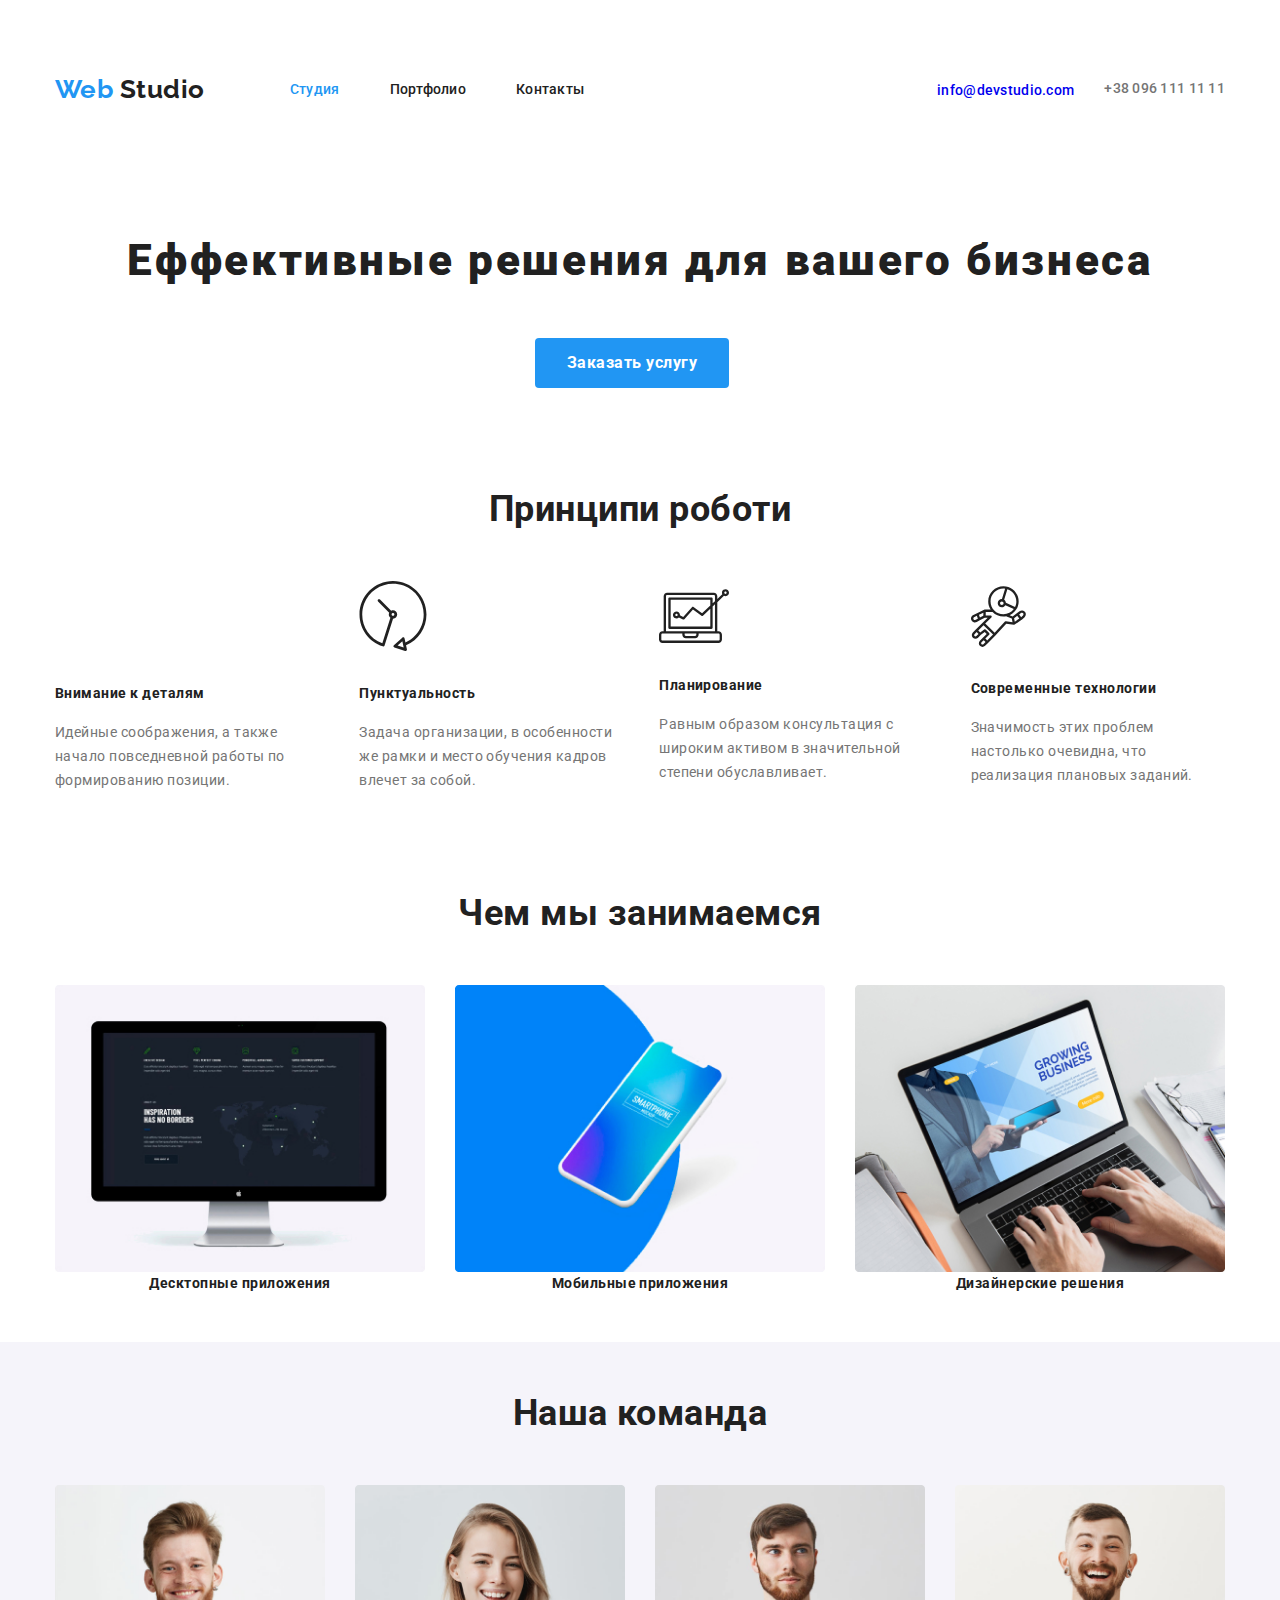
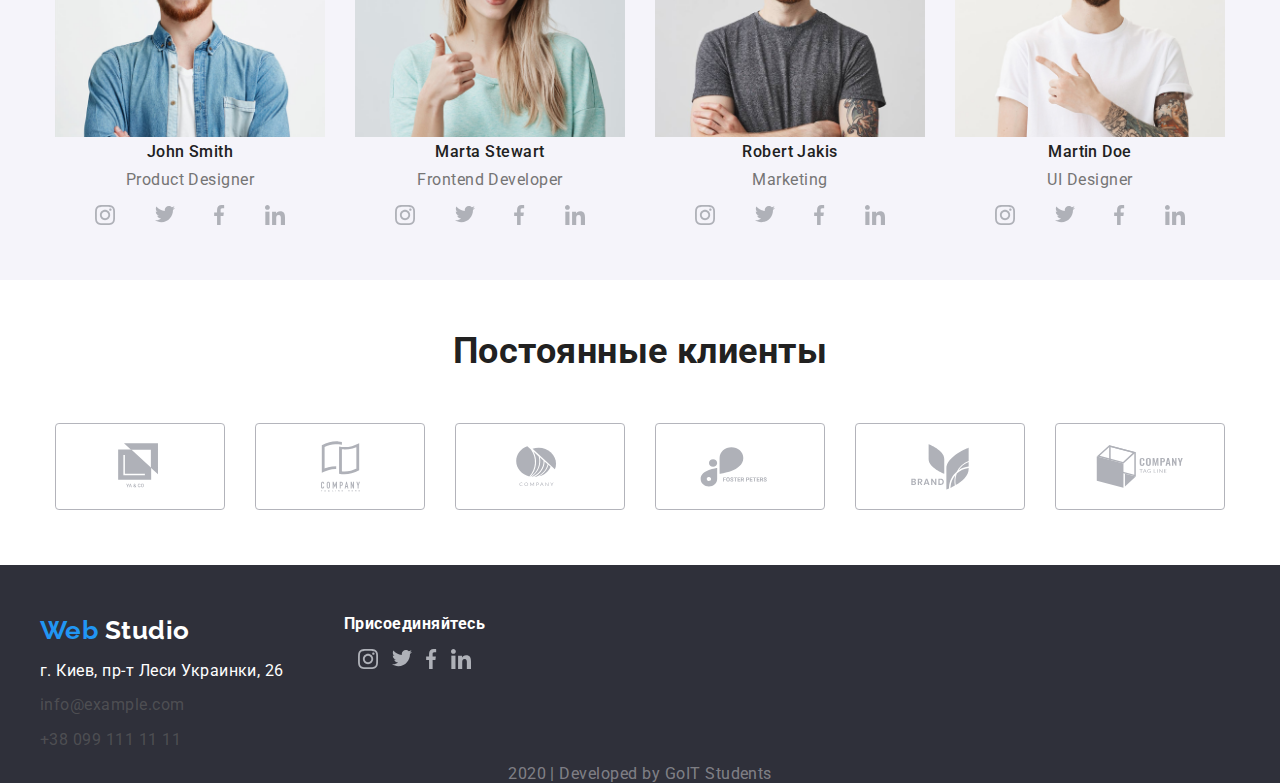
<file: index.html>
<!DOCTYPE html>
<html lang="ru">
<head>
    <meta charset="UTF-8">
    <meta name="viewport" content="width=device-width, initial-scale=1.0">
    <title>Studio</title>
    <link 
    href="https://fonts.googleapis.com/css2?family=Raleway:wght@700&family=Roboto:wght@400;500;700;900&display=swap"
     rel="stylesheet">
     <link rel="stylesheet" href="https://cdnjs.cloudflare.com/ajax/libs/modern-normalize/0.6.0/modern-normalize.min.css">
    <link rel="stylesheet" href="./css/styles.css">
</head>
<body class="page">
  <!--Шапка-->
    <header class="section">
        <div class= "container" >
            <nav class="nav">
                <a href ="./index.html" class="logo"><span class="web">Web</span> <span class="studio">Studio</span></a>
                 <ul class="site-nav">
                   <li class="item"><a class="link current" href="">Студия</a></li>
                   <li class="item"><a class="link" href="portfolio.html">Портфолио</a></li>
                   <li class="item"><a class="link"href="">Контакты</a></li>
                </ul> 
               <ul class="nav-link">
                   <li class="item"><a href="info@devstudio.com" class="link">info@devstudio.com</a></li>
                   <li class="item"><p class="phone">+38 096 111 11 11</p></li>
                </ul>
            </nav>
        </div>
    </header>
 <main> 
 <!--Банер-->
<section class="section">
    <div class="container">
        <h1 class="hero-title">Еффективные решения для вашего бизнеса</h1>
         <a href="" class="button-hero">Заказать услугу</a>
    </div>
</section>
<!--Принципи роботи-->
<section class="section">
    <div class="container">
        <h2 class="section-title"> Принципи роботи</h2>  <!--скрить-->
    <ul class="feature-list">
        <li class="item">
        <a href="/" > <img class="feature-icon" src="./images/antenna.svg" alt="Антена"/></a>
        <h3 class="title">Внимание к деталям</h3>
        <p class="text-feature"> 
           Идейные соображения, а также начало повседневной работы по формированию позиции.
        </p>
        </li> 
        <li class="item">
            <a href="/"> <img class="feature-icon" src="./images/clock.svg" alt="Часи"/></a>  
        <h3 class="title">Пунктуальность</h3>
        <p class="text-feature"> 
            Задача организации, в особенности же рамки и место обучения кадров влечет за собой.
        </p>
        </li> 
        <li class="item">
            <a href="/"> <img class="feature-icon" src="./images/comp.svg" alt="Компютер"/></a>
        <h3 class="title">Планирование</h3>
        <p class="text-feature"> 
            Равным образом консультация с широким активом в значительной степени обуславливает.
        </p>
        </li>  
      <li class="item">
        <a href="/"> <img class="feature-icon" src="./images/space.svg" alt="Космотавт"/></a>
        <h3 class="title">Современные технологии</h3>
        <p class="text-feature"> 
            Значимость этих проблем настолько очевидна, что реализация плановых заданий.
        </p>
        </li>
    </div>
      
    </ul>
</section>
<!--Чем мы занимаемся-->
<section class="section">
<div class="container">
    <h2 class="section-title">Чем мы занимаемся</h2>
    <ul class="work-list">
    <li class="item">
        <a href="/"><img src="./images/comp.jpg" alt="Ноутбук на столе" width=370></a>
        <h3 class="title">Десктопные приложения</h3>
    </li>
    <li class="item">
        <a href="/"><img src="./images/phone.jpg" alt="Смартфон" width=370></a>
        <h3 class="title">Мобильные приложения</h3>
    </li>
    <li class="item">
        <a href="/"><img src="./images/laptop.jpg" alt="Компютер" width=370 ></a>
        <h3 class="title">Дизайнерские решения</h3>
    </li>
</ul>
</div>
</section>
<!--Наша команда-->
<section class="section-team">
   <div class="container">
    <h2 class="section-title">Наша команда</h2>
    <ul class="team-list">
        <li class="team-box">
            <img src="./images/john.png" alt="Фото сотрудника" width=270 >
            <h3 class="title">John Smith</h3>
            <p class="team-title">Product Designer</p>
        <ul class="social-icon">
            <li><a href="/"class="icon"><img src="./images/instagram.svg" alt="Логотип Инстраграм"></a></li>
            <li><a href="/"class="icon"><img src="./images/twitter.svg" alt="Логотип Твиттер"></a></li>
            <li><a href="/"class="icon"><img src="./images/facebook.svg" alt="Логотип Фейсбук"></a></li>
            <li><a href="/"class="icon"><img src="./images/linkedin.svg" alt="Логотип Линкедин"></a></li>         
         </ul>
        </li>
        
        <li class="team-box">
            <img src="./images/marta.png" alt="Фото сотрудника" width=270>
            <h3 class="title">Marta Stewart</h3>
            <p class="team-title">Frontend Developer</p>
           <ul class="social-icon">
                <li><a href="/"class="icon"><img src="./images/instagram.svg" alt="Логотип Инстраграм"></a></li>
                <li><a href="/"class="icon"><img src="./images/twitter.svg" alt="Логотип Твиттер"></a></li>
                <li><a href="/"class="icon"><img src="./images/facebook.svg" alt="Логотип Фейсбук"></a></li>
                <li><a href="/"class="icon"><img src="./images/linkedin.svg" alt="Логотип Линкедин"></a></li>
           </ul>
        </li>
                       
        <li class="team-box">  
             <img src="./images/robert.png" alt="Фото сотрудника" width=270>
             <h3 class="title">Robert Jakis</h3>
             <p class="team-title">Marketing</p>           
         <ul class="social-icon">
                <li><a href="/"class="icon"><img src="./images/instagram.svg" alt="Логотип Инстраграм"></a></li>
                <li><a href="/"class="icon"><img src="./images/twitter.svg" alt="Логотип Твиттер"></a></li>
                <li><a href="/"class="icon"><img src="./images/facebook.svg" alt="Логотип Фейсбук"></a></li>
                <li><a href="/"class="icon"><img src="./images/linkedin.svg" alt="Логотип Линкедин"></a></li>
        </ul>
        </li>

        <li class="team-last">
            <img src="./images/martin.png" alt="Фото сотрудника" width=270>
            <h3 class="title">Martin Doe</h3>
            <p class="team-title">UI Designer</p>
           <ul class="social-icon">
            <li><a href="/"class="icon"><img src="./images/instagram.svg" alt="Логотип Инстраграм"></a></li>
            <li><a href="/"class="icon"><img src="./images/twitter.svg" alt="Логотип Твиттер"></a></li>
            <li><a href="/"class="icon"><img src="./images/facebook.svg" alt="Логотип Фейсбук"></a></li>
            <li><a href="/"class="icon"><img src="./images/linkedin.svg" alt="Логотип Линкедин"></a></li>
         </ul>
        </li>   
</ul>
   </div>
</section>
<!--Постоянные клиенты-->
<section class="section">
    <div class="container">
        <h2  class="section-title">Постоянные клиенты</h2>
    <ul class="customer-list ">
        <li class="title"><a href="/"><img src="./images/Client1.svg" alt="Компания" width="170"></a></li>
        <li class="title"><a href="/"><img src="./images/Client2.svg" alt="Компания" width="170"></a></li>
        <li class="title"><a href="/"><img src="./images/Client3.svg" alt="Компания" width="170"></a></li>
        <li class="title"><a href="/"><img src="./images/Client4.svg" alt="Компания" width="170"></a></li>
        <li class="title"><a href="/"><img src="./images/Client5.svg" alt="Компания" width="170"></a></li>
        <li class="title"><a href="/"><img src="./images/Client6.svg" alt="Компания" width="170"></a></li>
    </ul>
    </div>
</section>
</main>
<!--Футер-->
<footer class="footer">
<div class="container-footer">
   <div class="address-box"> 
        <a href ="./index.html" class="logo-footer"><span class="web">Web</span> <span class="studio">Studio</span></a>
    <address class="street">
            <p>г. Киев, пр-т Леси Украинки, 26</p>
    </address>
     <ul class="mail-box">
         <li><p>info@example.com</p></li>
         <li><p>+38 099 111 11 11</p></li>
     </ul>
    </div>
 <div class="footer-media">
        <b class="join">Присоединяйтесь</b>
        <ul class="media-icon">
             <li><a href="/" class="icon" ><img src="./images/instagram.svg" alt="Логотип Инстраграм"></a></li>
             <li><a href="/" class="icon"><img src="./images/twitter.svg" alt="Логотип Твиттер"></a></li>
             <li><a href="/" class="icon"><img src="./images/facebook.svg" alt="Логотип Фейсбук"></a></li>
             <li><a href="/" class="icon"><img src="./images/linkedin.svg" alt="Логотип Линкедин"></a></li>     
      </ul>
    </div>
</div>
<p class="data"><time datetime="2020"> 2020 | Developed by GoIT Students </time></p>
</footer>
 </div>
</body>
</html>
</file>
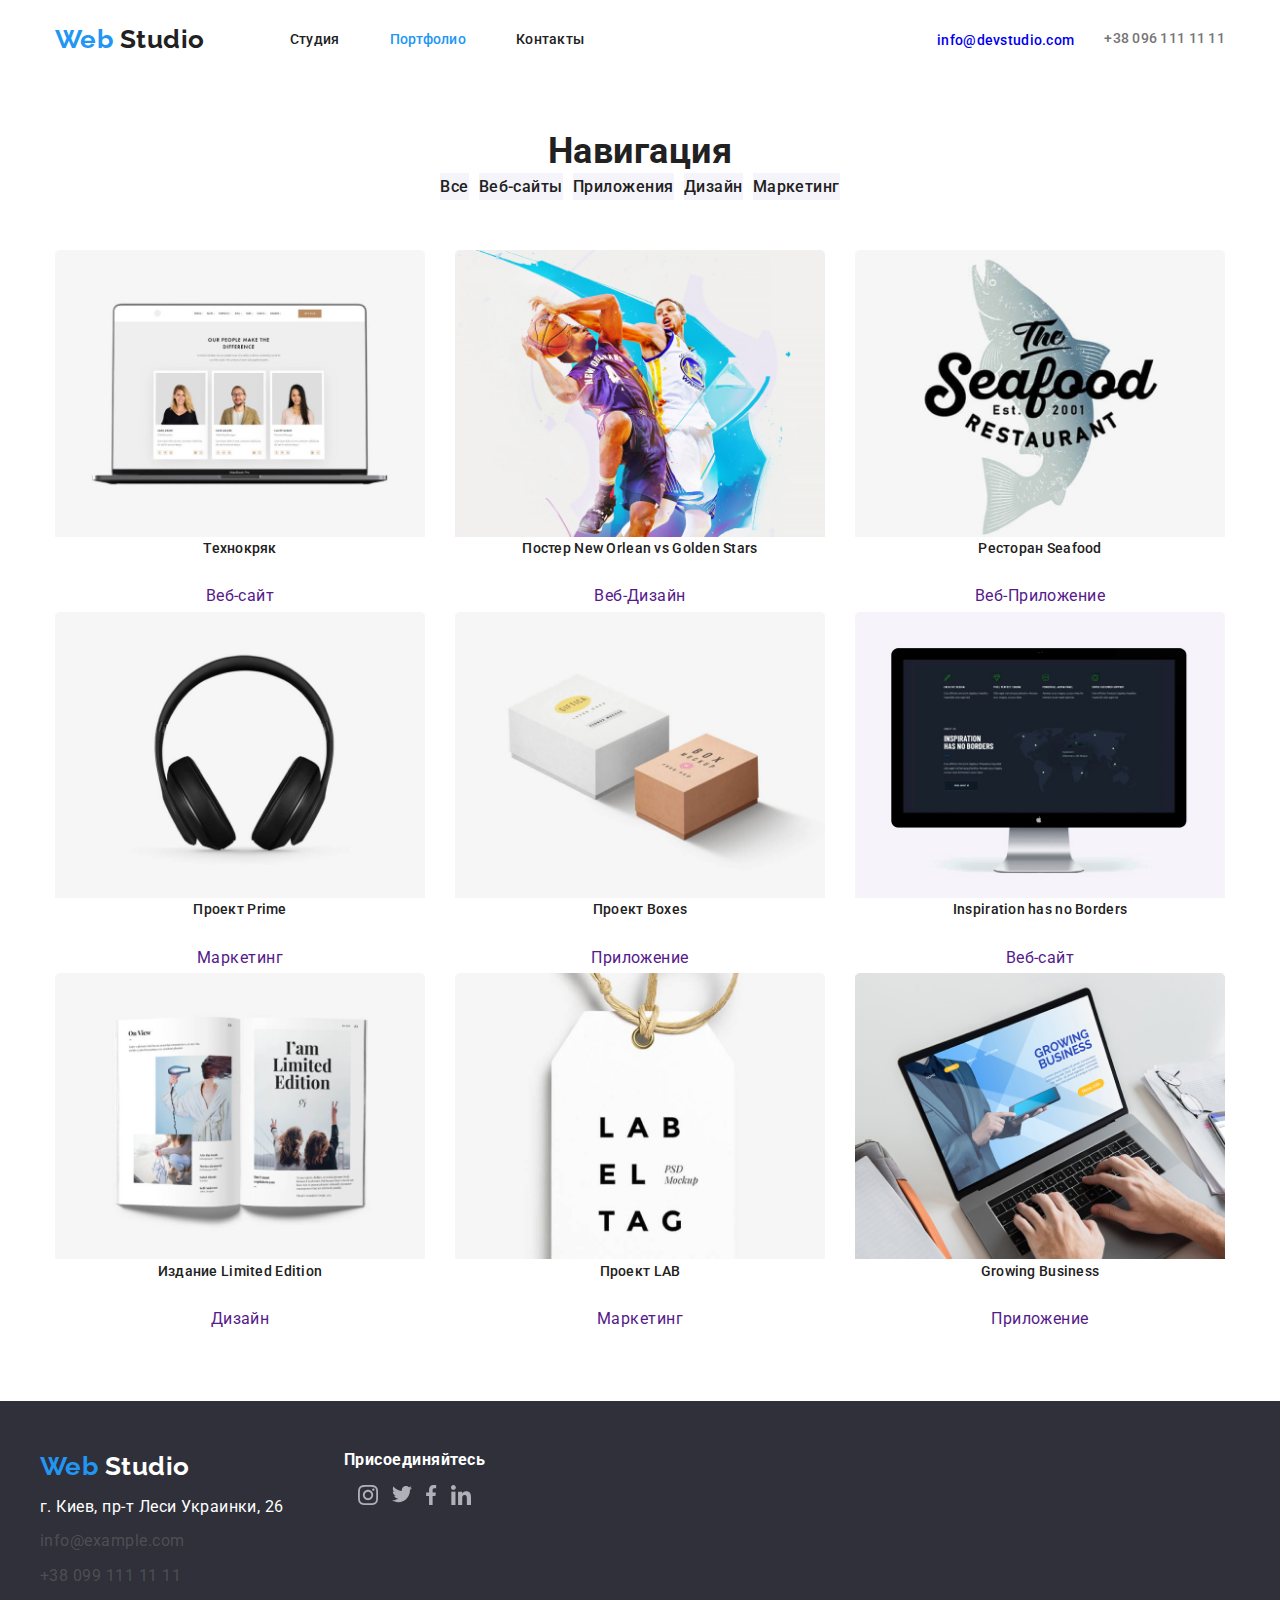
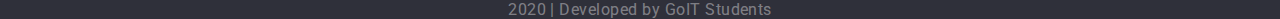
<file: portfolio.html>
<!DOCTYPE html>
<html lang="ru">
<head>
    <meta charset="UTF-8">
    <meta name="viewport" content="width=device-width, initial-scale=1.0">
    <title>Portfolio</title>
    <link  href="https://fonts.googleapis.com/css2?family=Raleway:wght@700&family=Roboto:wght@400;500;700;900&display=swap"
     rel="stylesheet">
     <link rel="stylesheet" href="https://cdnjs.cloudflare.com/ajax/libs/modern-normalize/0.6.0/modern-normalize.min.css">
    <link  rel="stylesheet" href="./css/styles.css">
</head>
<body>
    <!--Шапка-->
    <header>
        <div class= "container" >
            <nav class="nav">
                <a href ="./index.html" class="logo"><span class="web">Web</span> <span class="studio">Studio</span></a>
                 <ul class="site-nav">
                   <li class="item"><a class="link" href="./index.html">Студия</a></li>
                   <li class="item"><a class="link current" href="portfolio.html">Портфолио</a></li>
                   <li class="item"><a class="link"href="">Контакты</a></li>
                </ul> 
               <ul class="nav-link">
                   <li class="item"><a href="info@devstudio.com" class="link">info@devstudio.com</a></li>
                   <li class="item"><p class="phone">+38 096 111 11 11</p></li>
                </ul>
            </nav>
        </div>
    </header>
         <!--Навигация-->
     <main>
            <section class="section">
             <div class="container">
                    <h1 class="section-portfolio">Навигация</h1> <!--скрить с css-->
                    <ul class="portfolio">
                        <li class="nav-portfolio"><a class="nav-link" href=""></a>Все</li>
                        <li class="nav-portfolio"><a class="nav-link" href=""></a>Веб-сайты</li>
                        <li class="nav-portfolio"><a class="nav-link" href=""></a>Приложения</li>
                        <li class="nav-portfolio"><a class="nav-link" href=""></a>Дизайн</li>
                        <li class="nav-portfolio last"> <a class="nav-link" href=""></a>Маркетинг</li>
                  
                 </ul>
                
                  <!--Портфолио-->
                <ul class="section flex-portfolio">              
                    <li class="list"> 
                        <a href=""> 
                            <img src="./images/portfolio1.jpg" width=370 alt="Ноутбук"> 
                            <h3 class="title-portfolio">Технокряк</h3> 
                             <p class="text">Веб-сайт</p>
                        </a>
                    </li>
               
                    <li class="list"> 
                        <a href=""> 
                            <img src="./images/portfolio2.jpg" width=370 alt="Ноутбук"> 
                            <h3 class="title-portfolio">Постер New Orlean vs Golden Stars</h3> 
                             <p class="text">Веб-Дизайн</p>
                        </a>
                    </li>
    
                    <li class="list"> 
                        <a href=""> 
                            <img src="./images/portfolio3.jpg" width=370 alt="Ноутбук"> 
                            <h3 class="title-portfolio">Ресторан Seafood</h3> 
                             <p class="text">Веб-Приложение</p>
                        </a>
                    </li>
    
                    <li class="list"> 
                        <a href=""> 
                            <img src="./images/portfolio4.jpg" width=370 alt="Ноутбук"> 
                            <h3 class="title-portfolio">Проект Prime</h3> 
                             <p class="text">Маркетинг</p>
                        </a>
                    </li>
    
                    <li class="list"> 
                        <a href=""> 
                            <img src="./images/portfolio5.jpg" width=370 alt="Ноутбук"> 
                            <h3 class="title-portfolio">Проект Boxes</h3> 
                             <p class="text">Приложение</p>
                        </a>
                    </li>
    
                    <li class="list"> 
                        <a href=""> 
                            <img src="./images/portfolio6.jpg" width=370 alt="Ноутбук"> 
                            <h3 class="title-portfolio">Inspiration has no Borders</h3> 
                             <p class="text">Веб-сайт</p>
                        </a>
                       </li>
    
                    <li class="list"> 
                        <a href=""> 
                            <img src="./images/portfolio7.jpg" width=370 alt="Ноутбук"> 
                            <h3 class="title-portfolio">Издание Limited Edition</h3> 
                             <p class="text">Дизайн</p>
                        </a>
                       </li>
    
                    <li class="list"> 
                        <a href=""> 
                            <img src="./images/portfolio8.jpg" width=370 alt="Ноутбук"> 
                            <h3 class="title-portfolio">Проект LAB</h3> 
                             <p class="text">Маркетинг</p>
                        </a>
                    </li>
                    <li class="list"> 
                        <a href=""> 
                            <img src="./images/portfolio9.jpg" width=370 alt="Ноутбук"> 
                            <h3 class="title-portfolio">Growing Business</h3> 
                             <p class="text">Приложение</p>
                        </a>
                    </li>    
                </ul>
            </div>
            </section>   
     </main>
     <!--Футер-->
     <!--Футер-->
<footer class="footer">
    <div class="container-footer">
       <div class="address-box"> 
            <a href ="./index.html" class="logo-footer"><span class="web">Web</span> <span class="studio">Studio</span></a>
        <address class="street">
                <p>г. Киев, пр-т Леси Украинки, 26</p>
        </address>
         <ul class="mail-box">
             <li><p>info@example.com</p></li>
             <li><p>+38 099 111 11 11</p></li>
         </ul>
        </div>
     <div class="footer-media">
            <b class="join">Присоединяйтесь</b>
            <ul class="media-icon">
                 <li><a href="/" class="icon" ><img src="./images/instagram.svg" alt="Логотип Инстраграм"></a></li>
                 <li><a href="/" class="icon"><img src="./images/twitter.svg" alt="Логотип Твиттер"></a></li>
                 <li><a href="/" class="icon"><img src="./images/facebook.svg" alt="Логотип Фейсбук"></a></li>
                 <li><a href="/" class="icon"><img src="./images/linkedin.svg" alt="Логотип Линкедин"></a></li>     
          </ul>
        </div>
    </div>
    <p class="data"><time datetime="2020"> 2020 | Developed by GoIT Students </time></p>
 </footer>
</body>
</html>
</file>
<file: css/styles.css>
:root{
    --primary-text-color:#757575 ;
    --title-text-color: #212121 ;
    --accent-color: #2196F3 ;
    --background-color:#FFFFFF ;
    --background-button-color:#F5F4FA;
    --background-footer-color: 2F303A;
}
body { 
    background-color: var(--background-color) ;
    color:var(--primary-text-color) ;
     
    font-family: Roboto, sans-serif;
    letter-spacing: 0.03em;
}
ul {
    list-style: none;
}
a {
    text-decoration: none;
}

/*Шапка*/
.container {
margin:auto;
width:auto;
width: 1200px;
padding-right: 15px;
padding-left: 15px;

}

.section{
padding-top: 50px;
padding-bottom: 50px;
}

.nav{
display: flex;
align-items: center;
    }

 .nav-link {
 display: flex;
 margin-left: auto;
 margin: 0px;
 padding: 0px;

 }
 
.nav-link .item + .item {
margin-left: 50px;
}

.logo {

color: var(--title-text-color) ;
font-family: Raleway, sans-serif;
font-weight: 700;
font-size: 26px;
line-height: 1.2;

}

.web {
    color: var(--accent-color);
}


.site-nav{
display: flex;
margin: 0px;
padding: 0px;
margin-left: 85px;
margin-right: auto;

}

.site-nav .item + .item
{
margin-left:50px;
}

.nav-link .item + .item {
    margin-left: 30px;
}

.site-nav .link  {
display: block;
padding-top: 32px;
padding-bottom: 32px;
color: var(--title-text-color) ;

font-weight: 500;
font-size: 14px;
line-height: 1.14;
letter-spacing: 0.02em;

}

.site-nav .link.current { 
color: var(--accent-color);
}

.site-nav .link:hover,:focus{
color: var(--accent-color);
}
 
.nav-link .item  {
    margin: 0px;
}
.phone {
margin: 0px;
font-weight: 500;
font-size: 14px;
line-height: 1.14;
letter-spacing: 0.02em;
}
.link{
    margin: 0px;
font-weight: 500;
font-size: 14px;
line-height: 1.14;
letter-spacing: 0.02em;

}
/*Банер*/

.hero-title{ 
margin-bottom: 46px;
margin-top: 0px;

color: var(--title-text-color);

font-weight: 900;
font-size: 44px;
line-height: 1.4;
text-align: center;
letter-spacing: 0.06em;

}

.button {

color: var(--title-text-color);
background-color: var(--background-button-color);
    
font-family: Roboto;
font-weight: 500;
font-size: 16px;
line-height: 1.7;
    }
    
.button-hero{
display: inline-block;
margin-left: 480px;
margin-right: 480px;
border-radius: 4px;
padding: 10px 32px; 
text-align: center;
    
color: var(--background-color);
background-color: var(--accent-color);
font-family: Roboto;
font-weight: 700;
font-size: 16px;
line-height: 1.9;
    }


/*Принципи роботи*/

.section-title {
text-align: center;   
margin: 0px;
margin-bottom: 50px;


color: var(--title-text-color);
    
font-weight: 700;
font-size: 36px;
line-height: 1.2;
text-align: center;
}
.feature-list .item, .benefit-item{
    margin-right: 30px;}

.feature-list .item:last-child, .benefit-item:last-child{
    margin-right: 0px;
}
.feature-list {
    margin: 0px;
    padding: 0px;

    display: flex;

    align-items: center

}

.feature-list .title {
margin: 0px;
margin-bottom: 20px ;
color: var(--title-text-color) ;

font-weight: 700;
font-size: 14px;
line-height: 1.1;

}

.text-feature {
margin: 0px;

font-weight: 400;
font-size: 14px;
line-height: 1.7;
}

.feature-icon{
margin-bottom: 30px;
}

/*Чем мы занимаемся*/

.work-list{
display: flex;
margin: 0px;
padding: 0px;

}

.work-list .item, .benefit-item{
    margin-right: 30px;
}

.work-list .item:last-child, .benefit-item:last-child{
    margin-right: 0px;
}

.work-list .title{
margin: 0px;

color: var(--title-text-color) ;

font-weight: 700;
font-size: 14px;
line-height: 1.1;
text-align: center;
}
/*Наша команда*/
.section-team {
padding-top: 50px;
padding-bottom: 50px;
background-color: var(--background-button-color) ;

}

.team-list {
display: flex;
margin: 0px;
padding: 0px;
}

.team-list .title{
margin-top: 0px;
margin-bottom: 10px;
color: var(--title-text-color) ;


font-weight: 500;
font-size: 16px;
line-height: 1.2;
text-align: center;

}
.team-title {
margin-top: 0px;
margin-bottom: 16px;
text-align: center;

}

.social-icon {
display: flex;
justify-content:space-evenly; 
padding: 0px;
}

.team-box, .benefit-item {
    margin-right: 30px;
}

.team-last {
    margin-right: 0px;
}


/*Постоянные клиенты*/

.customer-list {
display: flex;
padding: 0px;
margin: 0px;

}
.customer-list .title, .benefit-item {
margin-right: 30px;
}

.customer-list .title:hover, :focus {
background-color: var(--accent-color);
}

/*Футер*/
.footer {
background-color: #2F303A ;
}
.container-footer {
display: flex ;
margin: 0 auto;
width:0 auto;
width: 1230px;
padding-right: 15px;
padding-left: 15px;

}

.logo-footer {

color: var(--background-color) ;
font-family: Raleway, sans-serif;
font-weight: 700;
font-size: 26px;
line-height: 1.2;
}  
.address-box {
margin-top: 50px;
}
.data{
color: rgba(255, 255, 255, 0.4);
text-align: center;
margin: 0px;
}

.footer-media{
margin-top: 50px;
margin-left: 60px;
}

.media-icon {
display: flex;
justify-content: space-evenly;
padding: 0px;
}
.street {
color: var(--background-color);
font-family: Roboto;
font-style: normal;
}
.mail-box {
display: block;
margin: 0px;
padding: 0px;

color:rgba(100, 100, 100, 0.6);
}
.join{
color: var(--background-color)
}
/*Кнопка*/
.button-primary{
display: inline-block;
border-radius: 4px;
padding: 10px 32px; 
text-align: center;

 color: var(--background-color);
 background-color: var(--accent-color);
font-family: Roboto;
font-weight: 700;
font-size: 16px;
line-height: 1.9;
}


/*Иконки*/
.icon :hover, :focus{
    background-color: var(--accent-color);
}
/*Портфолио*/
.section-portfolio{
margin: auto;
color: var(--title-text-color);
      
font-weight: 700;
font-size: 36px;
line-height: 1.2;
text-align: center;
    }

.title-portfolio {
margin: 0px;
margin-bottom: 25px;
color: var(--title-text-color);

font-weight: 500;
font-size: 14px;
line-height: 1.1;
letter-spacing: 0.02em;
text-align: center;
}
.portfolio{
display: flex;
justify-content: center;
margin: 0;
padding: 0;
margin-bottom: 50px;

color: var(--title-text-color);
    
font-family: Roboto;
font-weight: 500;
font-size: 16px;
line-height: 1.7;
    }

.nav-portfolio {
margin-right: 10px;
color: var(--title-text-color);
background-color: var(--background-button-color);
    
font-family: Roboto;
font-weight: 500;
font-size: 16px;
line-height: 1.7;}

.nav-portfolio.last {
    margin-right: 0;
}

.section .flex-portfolio{
padding: 0px;
}
.list {
margin: 0px;
padding: 0px;
margin-right: 30px;
}
.list:nth-child(3n) {
margin-right: 0px;
}

.flex-portfolio {
display: flex;
flex-wrap: wrap;
}




/* Текст*/
.text {
margin: 0px;
text-align: center;
font-weight: 400;
font-size: 16px;
line-height: 1.9;

}

.text-about {
    font-weight: 400;
    font-size: 18px;
    line-height: 1.5;
}
</file>
